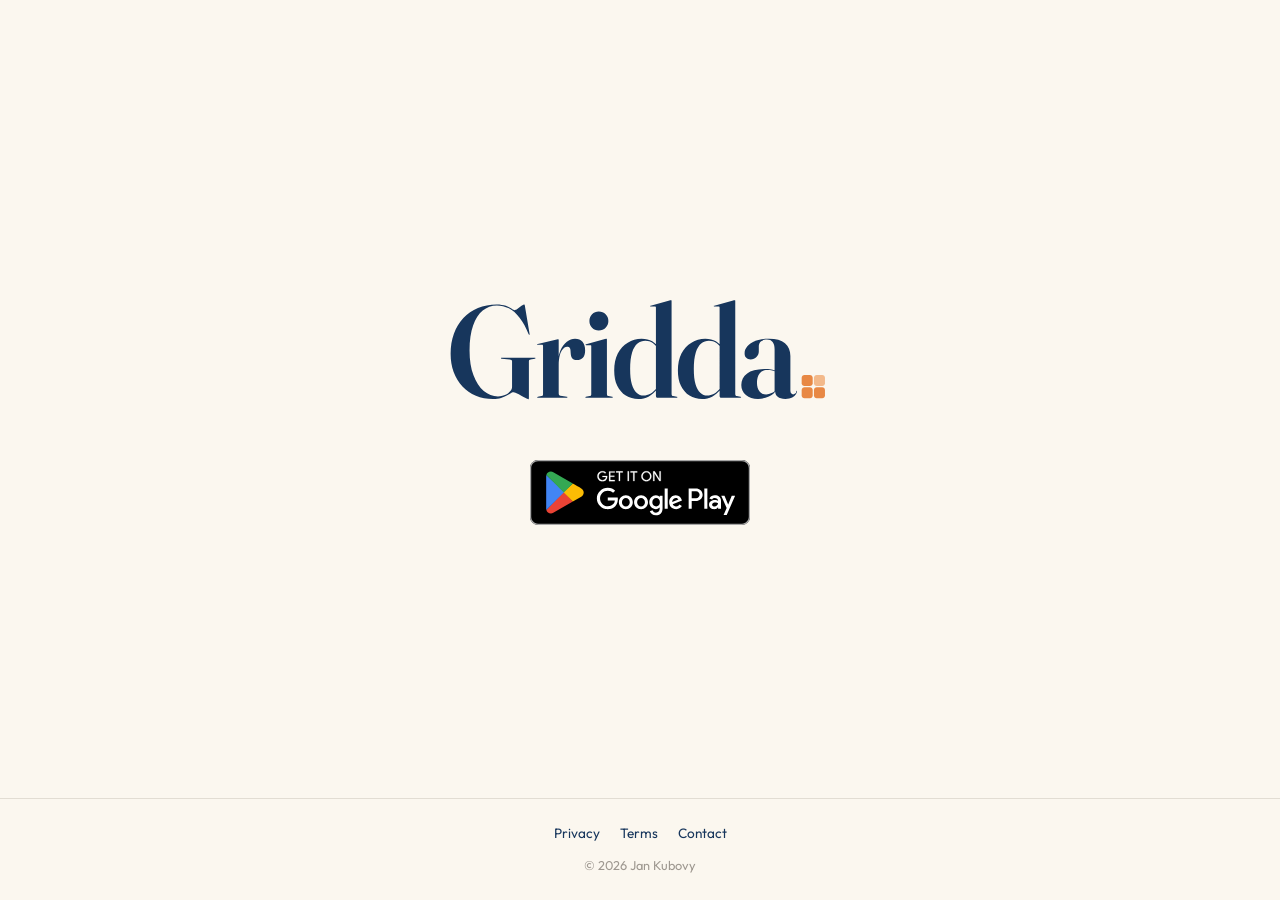
<file: index.html>
<!doctype html>
<html lang="en">
<head>
  <meta charset="utf-8">
  <title>Gridda — Nonogram puzles</title>
  <meta name="viewport" content="width=device-width,initial-scale=1">
  <meta name="theme-color" content="#FBF7EF">

  <meta property="og:title" content="Gridda">
  <meta property="og:type" content="website">
  <meta property="og:url" content="https://gridda.kubovy.net/">

  <link rel="icon" type="image/svg+xml" href="/assets/favicon.svg">
  <link rel="stylesheet" href="/assets/styles.css">
</head>
<body class="landing-minimal">
  <main>
    <img src="/assets/name.svg" alt="Gridda" class="wordmark">
    <a class="play-badge" href="https://play.google.com/store/apps/details?id=net.kubovy.gridda" aria-label="Get it on Google Play">
      <img src="/assets/google_play_badge.svg" alt="Get it on Google Play">
    </a>
  </main>

  <footer>
    <nav>
      <a href="/privacy.html">Privacy</a>
      <a href="/terms.html">Terms</a>
      <a href="mailto:gridda@kubovy.net">Contact</a>
    </nav>
    <p class="copyright">&copy; <span id="year"></span> Jan Kubovy</p>
  </footer>

  <script>document.getElementById("year").textContent = new Date().getFullYear();</script>
</body>
</html>
</file>
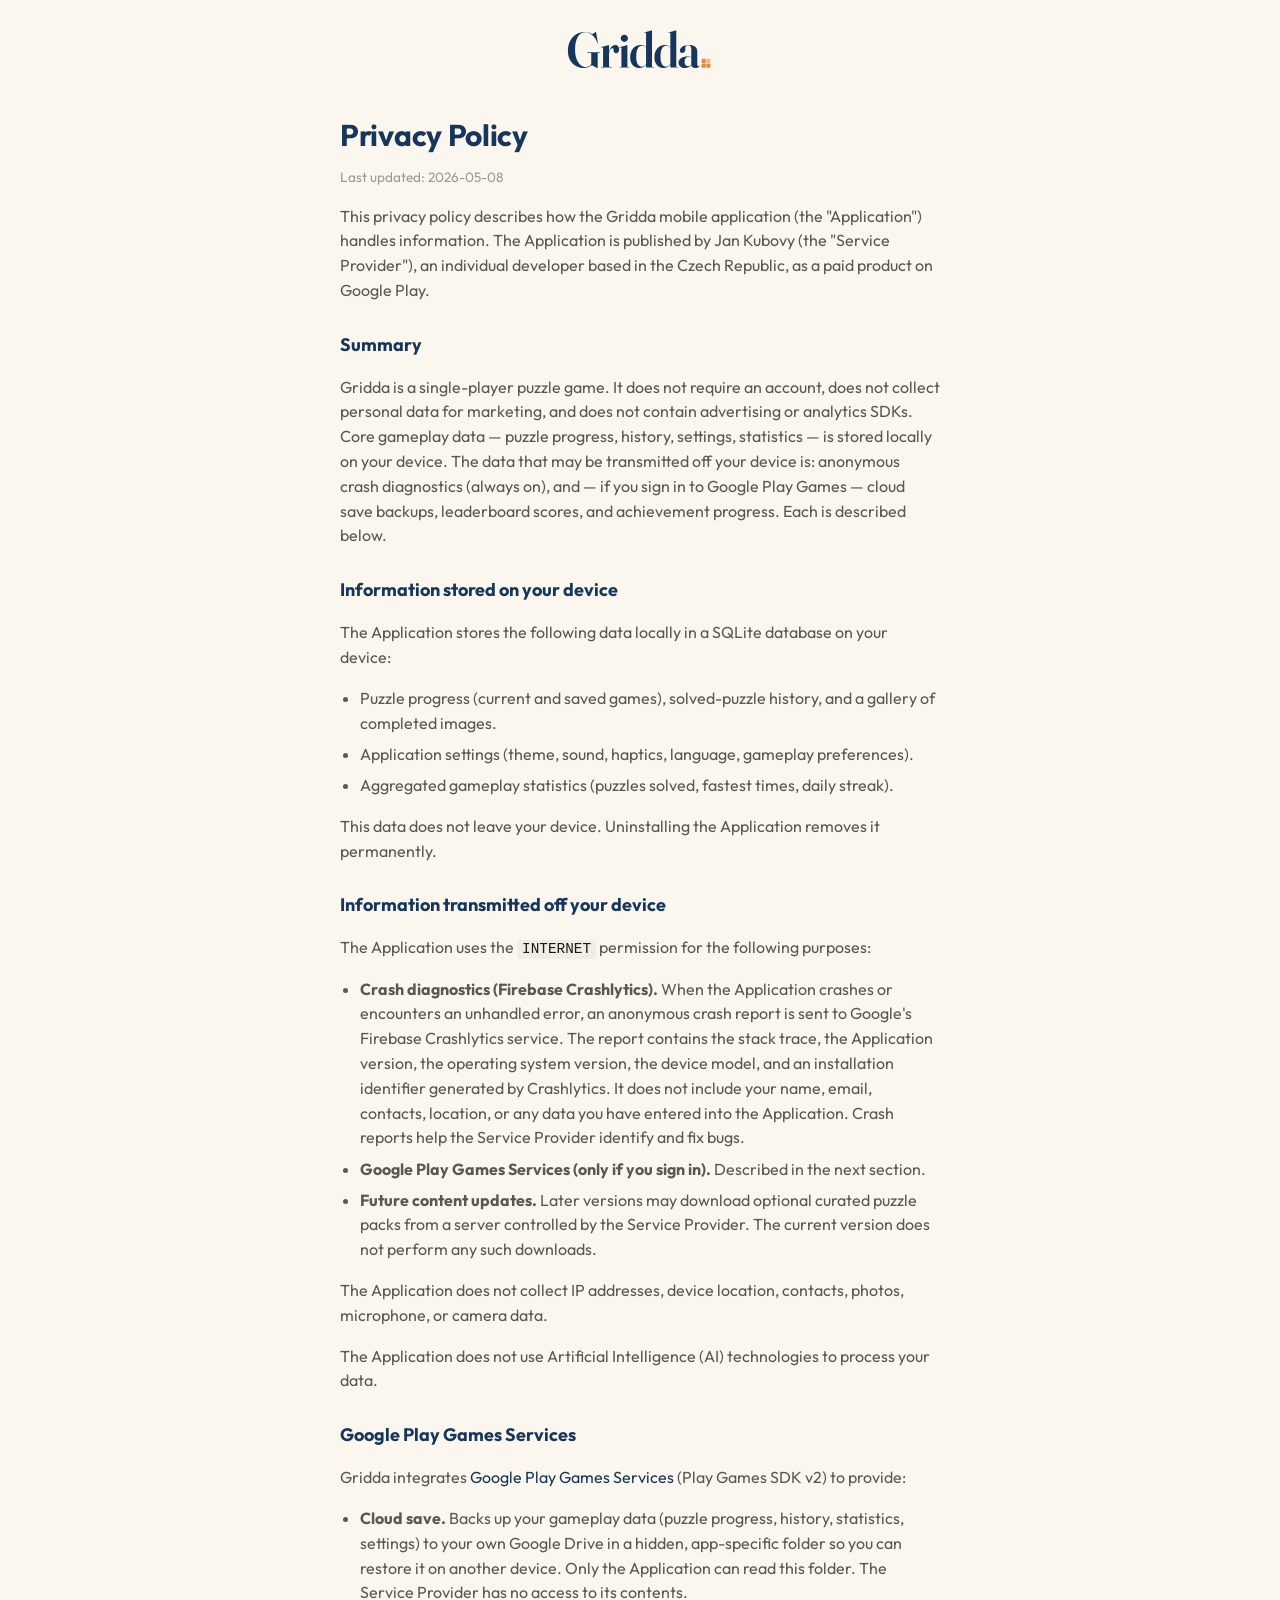
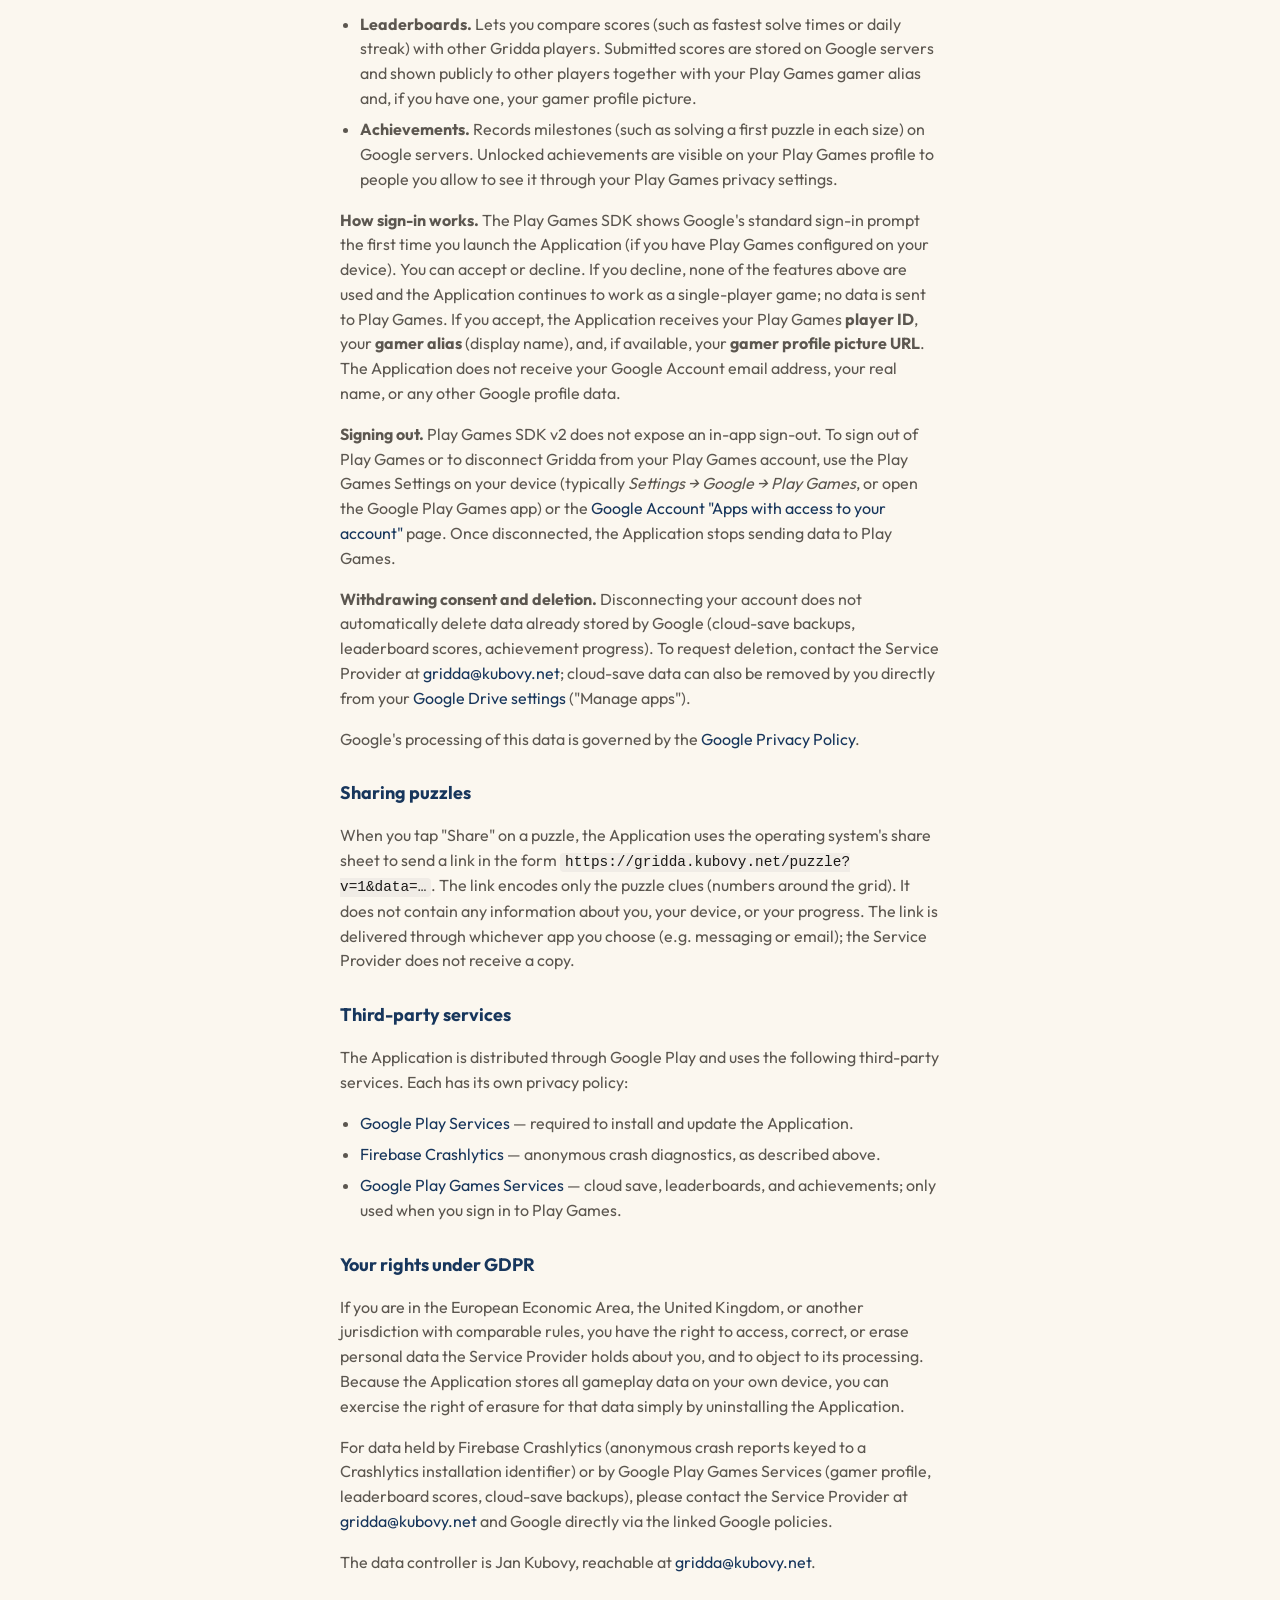
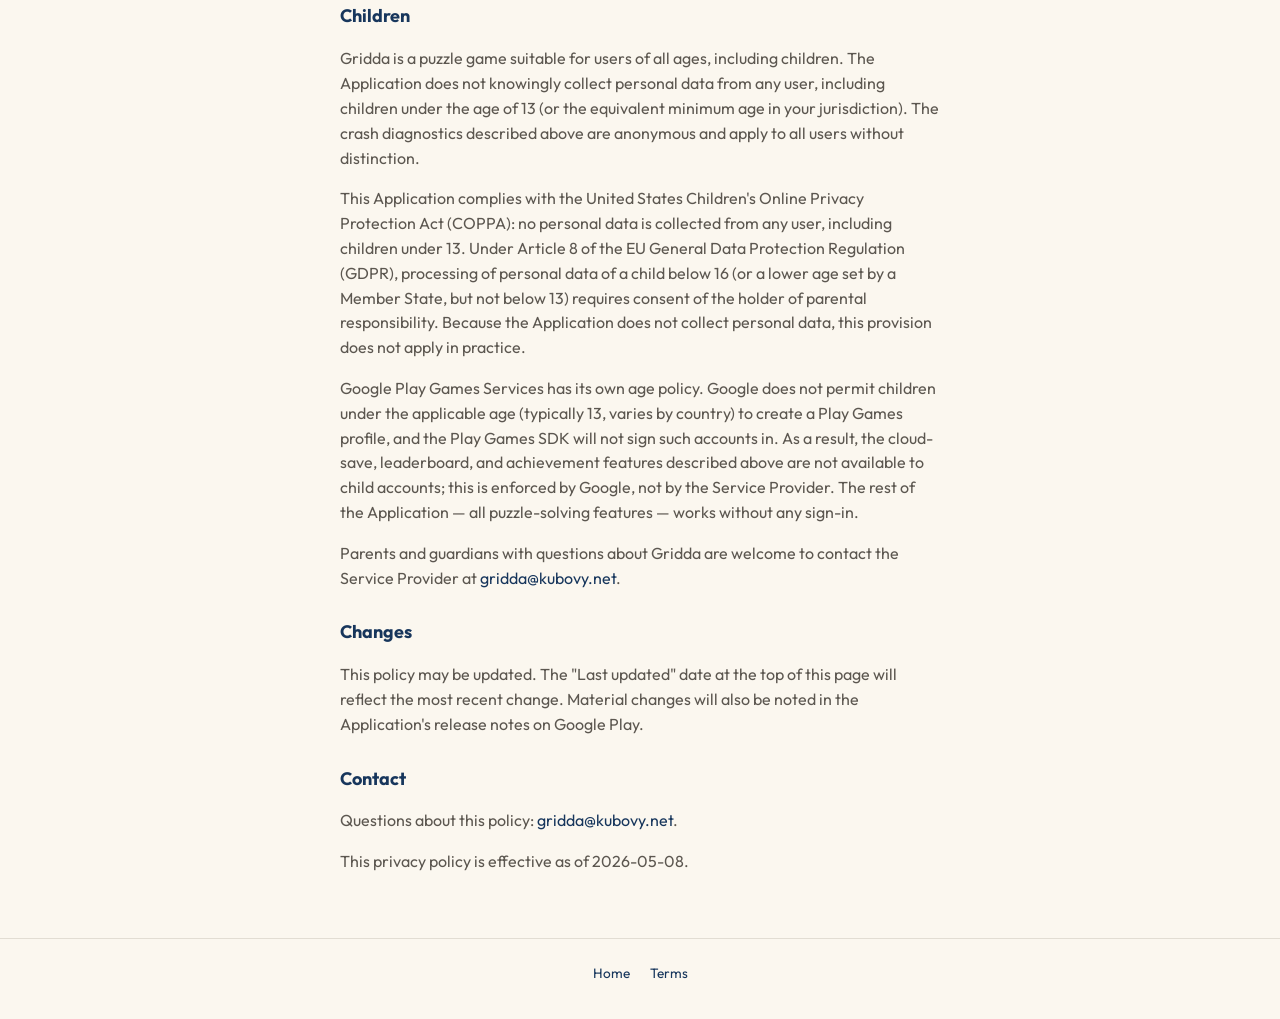
<file: privacy.html>
<!doctype html>
<html lang="en">
<head>
  <meta charset="utf-8">
  <title>Gridda - Privacy Policy</title>
  <meta name="viewport" content="width=device-width,initial-scale=1">
  <link rel="icon" type="image/svg+xml" href="/assets/favicon.svg">
  <link rel="stylesheet" href="/assets/styles.css">
</head>
<body class="legal">
  <header class="page-header">
    <a class="brand-link" href="/"><img src="/assets/name.svg" alt="Gridda" class="wordmark wordmark--sm"></a>
  </header>
  <main class="prose">
    <h1>Privacy Policy</h1>
    <p class="updated">Last updated: 2026-05-08</p>

    <p>This privacy policy describes how the Gridda mobile application (the "Application") handles information. The Application is published by Jan Kubovy (the "Service Provider"), an individual developer based in the Czech Republic, as a paid product on Google Play.</p>

    <strong>Summary</strong>
    <p>Gridda is a single-player puzzle game. It does not require an account, does not collect personal data for marketing, and does not contain advertising or analytics SDKs. Core gameplay data — puzzle progress, history, settings, statistics — is stored locally on your device. The data that may be transmitted off your device is: anonymous crash diagnostics (always on), and — if you sign in to Google Play Games — cloud save backups, leaderboard scores, and achievement progress. Each is described below.</p>

    <strong>Information stored on your device</strong>
    <p>The Application stores the following data locally in a SQLite database on your device:</p>
    <ul>
      <li>Puzzle progress (current and saved games), solved-puzzle history, and a gallery of completed images.</li>
      <li>Application settings (theme, sound, haptics, language, gameplay preferences).</li>
      <li>Aggregated gameplay statistics (puzzles solved, fastest times, daily streak).</li>
    </ul>
    <p>This data does not leave your device. Uninstalling the Application removes it permanently.</p>

    <strong>Information transmitted off your device</strong>
    <p>The Application uses the <code>INTERNET</code> permission for the following purposes:</p>
    <ul>
      <li><strong>Crash diagnostics (Firebase Crashlytics).</strong> When the Application crashes or encounters an unhandled error, an anonymous crash report is sent to Google's Firebase Crashlytics service. The report contains the stack trace, the Application version, the operating system version, the device model, and an installation identifier generated by Crashlytics. It does not include your name, email, contacts, location, or any data you have entered into the Application. Crash reports help the Service Provider identify and fix bugs.</li>
      <li><strong>Google Play Games Services (only if you sign in).</strong> Described in the next section.</li>
      <li><strong>Future content updates.</strong> Later versions may download optional curated puzzle packs from a server controlled by the Service Provider. The current version does not perform any such downloads.</li>
    </ul>
    <p>The Application does not collect IP addresses, device location, contacts, photos, microphone, or camera data.</p>
    <p>The Application does not use Artificial Intelligence (AI) technologies to process your data.</p>

    <strong>Google Play Games Services</strong>
    <p>Gridda integrates <a href="https://developers.google.com/games/services" target="_blank" rel="noopener noreferrer">Google Play Games Services</a> (Play Games SDK v2) to provide:</p>
    <ul>
      <li><strong>Cloud save.</strong> Backs up your gameplay data (puzzle progress, history, statistics, settings) to your own Google Drive in a hidden, app-specific folder so you can restore it on another device. Only the Application can read this folder. The Service Provider has no access to its contents.</li>
      <li><strong>Leaderboards.</strong> Lets you compare scores (such as fastest solve times or daily streak) with other Gridda players. Submitted scores are stored on Google servers and shown publicly to other players together with your Play Games gamer alias and, if you have one, your gamer profile picture.</li>
      <li><strong>Achievements.</strong> Records milestones (such as solving a first puzzle in each size) on Google servers. Unlocked achievements are visible on your Play Games profile to people you allow to see it through your Play Games privacy settings.</li>
    </ul>
    <p><strong>How sign-in works.</strong> The Play Games SDK shows Google's standard sign-in prompt the first time you launch the Application (if you have Play Games configured on your device). You can accept or decline. If you decline, none of the features above are used and the Application continues to work as a single-player game; no data is sent to Play Games. If you accept, the Application receives your Play Games <strong>player ID</strong>, your <strong>gamer alias</strong> (display name), and, if available, your <strong>gamer profile picture URL</strong>. The Application does not receive your Google Account email address, your real name, or any other Google profile data.</p>
    <p><strong>Signing out.</strong> Play Games SDK v2 does not expose an in-app sign-out. To sign out of Play Games or to disconnect Gridda from your Play Games account, use the Play Games Settings on your device (typically <em>Settings → Google → Play Games</em>, or open the Google Play Games app) or the <a href="https://myaccount.google.com/permissions" target="_blank" rel="noopener noreferrer">Google Account "Apps with access to your account"</a> page. Once disconnected, the Application stops sending data to Play Games.</p>
    <p><strong>Withdrawing consent and deletion.</strong> Disconnecting your account does not automatically delete data already stored by Google (cloud-save backups, leaderboard scores, achievement progress). To request deletion, contact the Service Provider at <a href="mailto:gridda@kubovy.net">gridda@kubovy.net</a>; cloud-save data can also be removed by you directly from your <a href="https://drive.google.com/drive/u/0/settings" target="_blank" rel="noopener noreferrer">Google Drive settings</a> ("Manage apps").</p>
    <p>Google's processing of this data is governed by the <a href="https://policies.google.com/privacy" target="_blank" rel="noopener noreferrer">Google Privacy Policy</a>.</p>

    <strong>Sharing puzzles</strong>
    <p>When you tap "Share" on a puzzle, the Application uses the operating system's share sheet to send a link in the form <code>https://gridda.kubovy.net/puzzle?v=1&amp;data=…</code>. The link encodes only the puzzle clues (numbers around the grid). It does not contain any information about you, your device, or your progress. The link is delivered through whichever app you choose (e.g. messaging or email); the Service Provider does not receive a copy.</p>

    <strong>Third-party services</strong>
    <p>The Application is distributed through Google Play and uses the following third-party services. Each has its own privacy policy:</p>
    <ul>
      <li><a href="https://www.google.com/policies/privacy/" target="_blank" rel="noopener noreferrer">Google Play Services</a> — required to install and update the Application.</li>
      <li><a href="https://firebase.google.com/support/privacy/" target="_blank" rel="noopener noreferrer">Firebase Crashlytics</a> — anonymous crash diagnostics, as described above.</li>
      <li><a href="https://policies.google.com/privacy" target="_blank" rel="noopener noreferrer">Google Play Games Services</a> — cloud save, leaderboards, and achievements; only used when you sign in to Play Games.</li>
    </ul>

    <strong>Your rights under GDPR</strong>
    <p>If you are in the European Economic Area, the United Kingdom, or another jurisdiction with comparable rules, you have the right to access, correct, or erase personal data the Service Provider holds about you, and to object to its processing. Because the Application stores all gameplay data on your own device, you can exercise the right of erasure for that data simply by uninstalling the Application.</p>
    <p>For data held by Firebase Crashlytics (anonymous crash reports keyed to a Crashlytics installation identifier) or by Google Play Games Services (gamer profile, leaderboard scores, cloud-save backups), please contact the Service Provider at <a href="mailto:gridda@kubovy.net">gridda@kubovy.net</a> and Google directly via the linked Google policies.</p>
    <p>The data controller is Jan Kubovy, reachable at <a href="mailto:gridda@kubovy.net">gridda@kubovy.net</a>.</p>

    <strong>Children</strong>
    <p>Gridda is a puzzle game suitable for users of all ages, including children. The Application does not knowingly collect personal data from any user, including children under the age of 13 (or the equivalent minimum age in your jurisdiction). The crash diagnostics described above are anonymous and apply to all users without distinction.</p>
    <p>This Application complies with the United States Children's Online Privacy Protection Act (COPPA): no personal data is collected from any user, including children under 13. Under Article 8 of the EU General Data Protection Regulation (GDPR), processing of personal data of a child below 16 (or a lower age set by a Member State, but not below 13) requires consent of the holder of parental responsibility. Because the Application does not collect personal data, this provision does not apply in practice.</p>
    <p>Google Play Games Services has its own age policy. Google does not permit children under the applicable age (typically 13, varies by country) to create a Play Games profile, and the Play Games SDK will not sign such accounts in. As a result, the cloud-save, leaderboard, and achievement features described above are not available to child accounts; this is enforced by Google, not by the Service Provider. The rest of the Application — all puzzle-solving features — works without any sign-in.</p>
    <p>Parents and guardians with questions about Gridda are welcome to contact the Service Provider at <a href="mailto:gridda@kubovy.net">gridda@kubovy.net</a>.</p>

    <strong>Changes</strong>
    <p>This policy may be updated. The "Last updated" date at the top of this page will reflect the most recent change. Material changes will also be noted in the Application's release notes on Google Play.</p>

    <strong>Contact</strong>
    <p>Questions about this policy: <a href="mailto:gridda@kubovy.net">gridda@kubovy.net</a>.</p>

    <p>This privacy policy is effective as of 2026-05-08.</p>
  </main>
  <footer>
    <nav>
      <a href="/">Home</a>
      <a href="/terms.html">Terms</a>
    </nav>
  </footer>
</body>
</html>
</file>
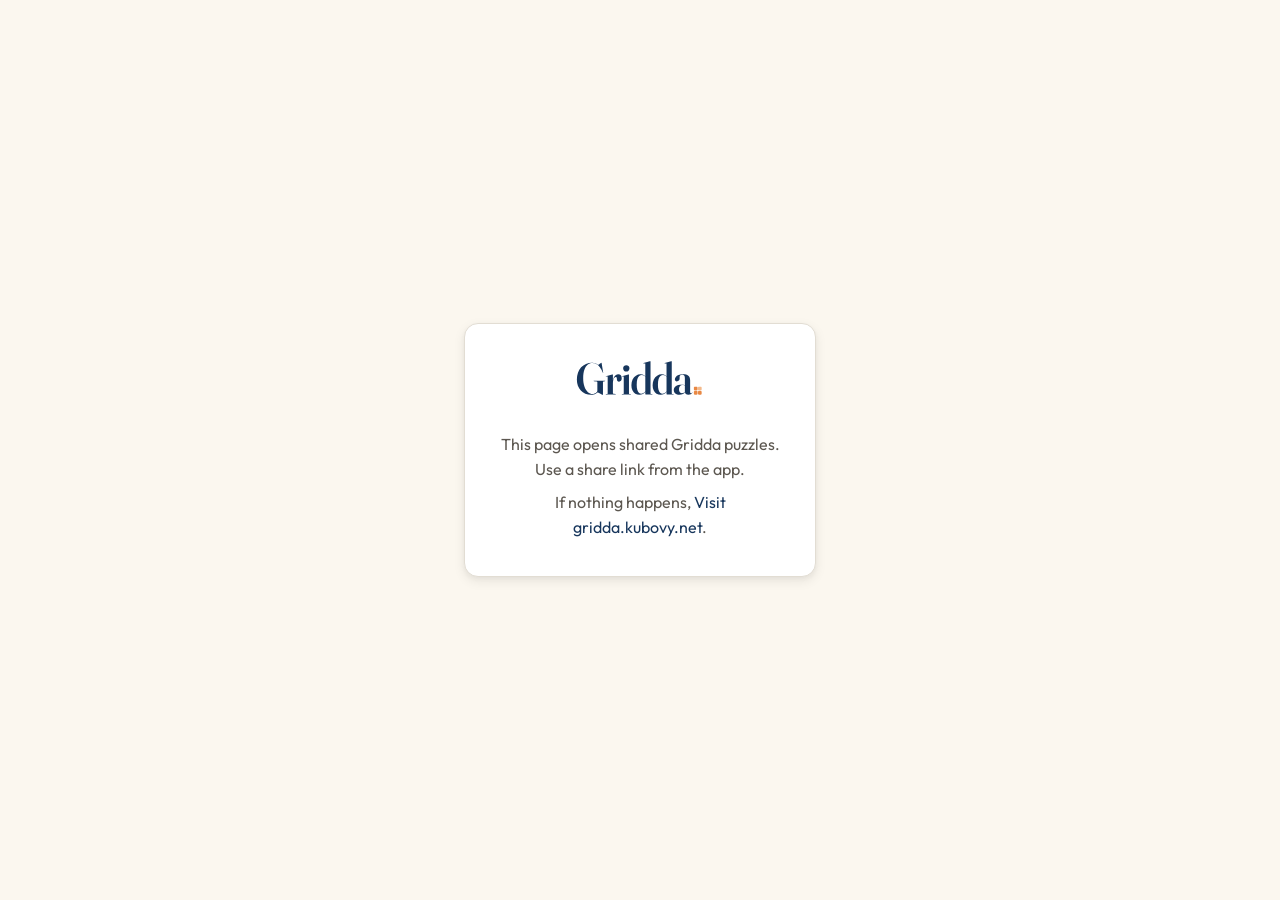
<file: puzzle.html>
<!doctype html>
<html lang="en">
<head>
  <meta charset="utf-8">
  <title>Gridda — Open puzzle</title>
  <meta name="viewport" content="width=device-width,initial-scale=1">
  <meta name="robots" content="noindex">
  <link rel="icon" type="image/svg+xml" href="/assets/favicon.svg">
  <link rel="stylesheet" href="/assets/styles.css">
</head>
<body class="puzzle-redirect">
  <main class="card">
    <a class="brand-link" href="/"><img src="/assets/name.svg" alt="Gridda" class="wordmark wordmark--sm"></a>
    <p id="status">Opening puzzle…</p>
    <p id="fallback" hidden>
      If nothing happens, <a id="play-link" href="https://play.google.com/store/apps/details?id=net.kubovy.gridda">install Gridda from Google Play</a>.
    </p>
  </main>
  <script>
    (function () {
      var PLAY = "https://play.google.com/store/apps/details?id=net.kubovy.gridda";
      var params = new URLSearchParams(location.search);
      var v = params.get("v");
      var data = params.get("data");
      var ua = navigator.userAgent || "";
      var isAndroid = /android/i.test(ua);

      // No payload → user landed here directly. Send them to the homepage.
      if (!data) {
        document.getElementById("status").textContent =
          "This page opens shared Gridda puzzles. Use a share link from the app.";
        var fb = document.getElementById("fallback");
        fb.hidden = false;
        fb.firstElementChild.textContent = "Visit gridda.kubovy.net";
        document.getElementById("play-link").href = "/";
        return;
      }

      if (!isAndroid) {
        location.replace(PLAY);
        return;
      }

      // Build an Android intent URI. App Links should intercept the original
      // https URL automatically when verified — this script is the fallback
      // for browsers that didn't hand off (e.g. in-app webviews that disable
      // App Links, or unverified installs).
      var query = "v=" + encodeURIComponent(v || "1") + "&data=" + encodeURIComponent(data);
      var intent = "intent://gridda.kubovy.net/puzzle?" + query +
        "#Intent;scheme=https;package=net.kubovy.gridda;" +
        "S.browser_fallback_url=" + encodeURIComponent(PLAY) + ";end";

      // Show the fallback after 1.5s in case the intent doesn't resolve.
      setTimeout(function () {
        document.getElementById("fallback").hidden = false;
      }, 1500);

      location.replace(intent);
    })();
  </script>
  <noscript>
    <p>JavaScript is required. <a href="https://play.google.com/store/apps/details?id=net.kubovy.gridda">Open Gridda on Google Play</a>.</p>
  </noscript>
</body>
</html>
</file>
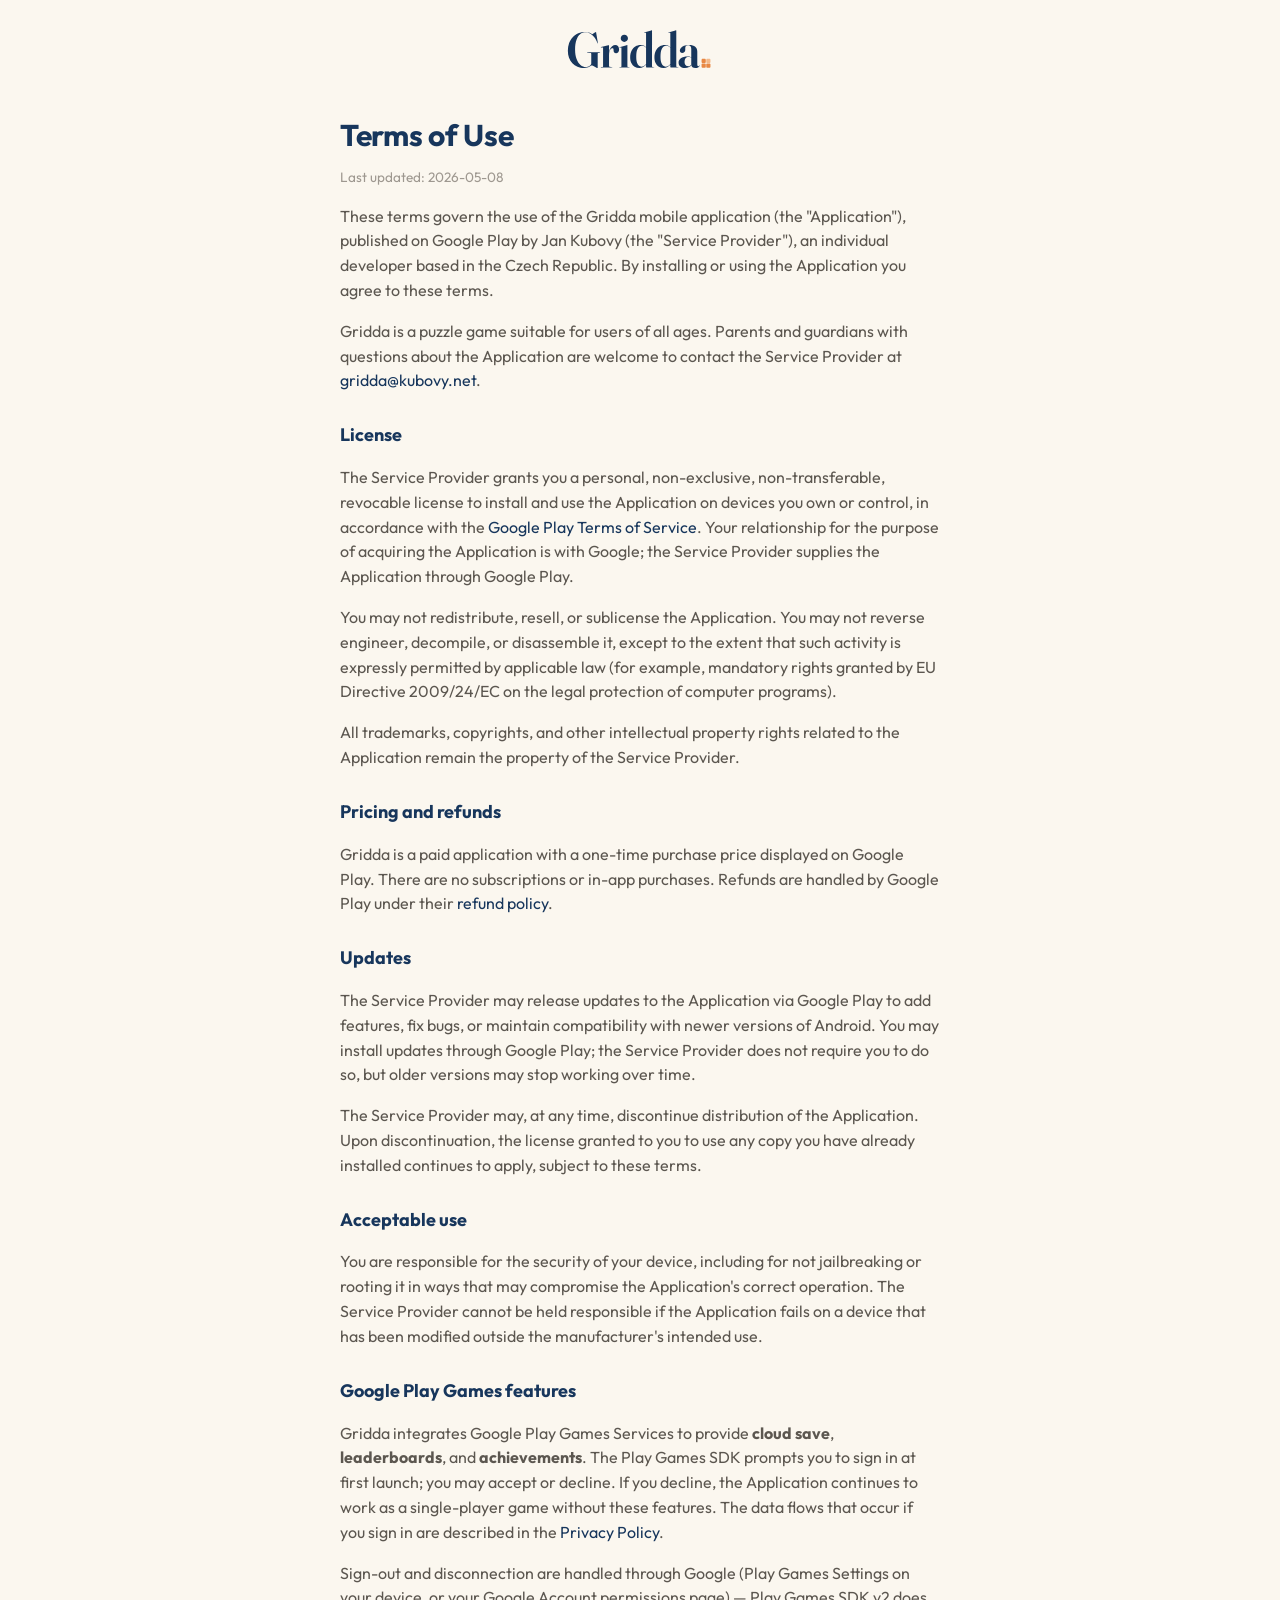
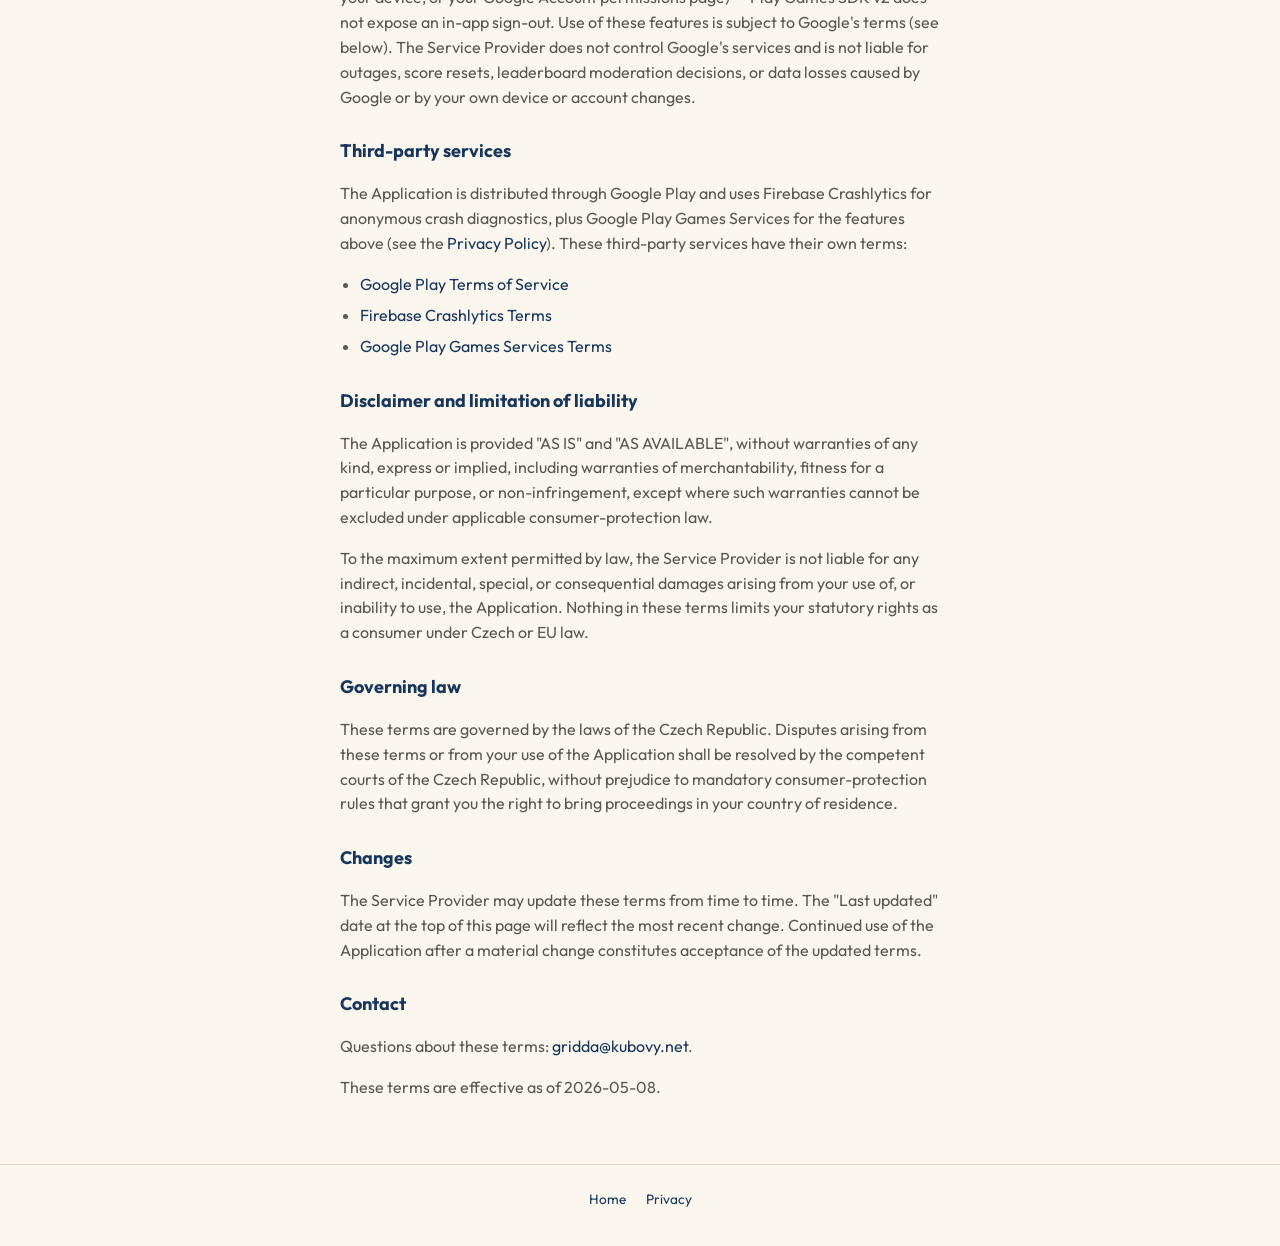
<file: terms.html>
<!doctype html>
<html lang="en">
<head>
  <meta charset="utf-8">
  <title>Gridda - Terms of Use</title>
  <meta name="viewport" content="width=device-width,initial-scale=1">
  <link rel="icon" type="image/svg+xml" href="/assets/favicon.svg">
  <link rel="stylesheet" href="/assets/styles.css">
</head>
<body class="legal">
  <header class="page-header">
    <a class="brand-link" href="/"><img src="/assets/name.svg" alt="Gridda" class="wordmark wordmark--sm"></a>
  </header>
  <main class="prose">
    <h1>Terms of Use</h1>
    <p class="updated">Last updated: 2026-05-08</p>

    <p>These terms govern the use of the Gridda mobile application (the "Application"), published on Google Play by Jan Kubovy (the "Service Provider"), an individual developer based in the Czech Republic. By installing or using the Application you agree to these terms.</p>
    <p>Gridda is a puzzle game suitable for users of all ages. Parents and guardians with questions about the Application are welcome to contact the Service Provider at <a href="mailto:gridda@kubovy.net">gridda@kubovy.net</a>.</p>

    <strong>License</strong>
    <p>The Service Provider grants you a personal, non-exclusive, non-transferable, revocable license to install and use the Application on devices you own or control, in accordance with the <a href="https://play.google.com/about/play-terms/" target="_blank" rel="noopener noreferrer">Google Play Terms of Service</a>. Your relationship for the purpose of acquiring the Application is with Google; the Service Provider supplies the Application through Google Play.</p>
    <p>You may not redistribute, resell, or sublicense the Application. You may not reverse engineer, decompile, or disassemble it, except to the extent that such activity is expressly permitted by applicable law (for example, mandatory rights granted by EU Directive 2009/24/EC on the legal protection of computer programs).</p>
    <p>All trademarks, copyrights, and other intellectual property rights related to the Application remain the property of the Service Provider.</p>

    <strong>Pricing and refunds</strong>
    <p>Gridda is a paid application with a one-time purchase price displayed on Google Play. There are no subscriptions or in-app purchases. Refunds are handled by Google Play under their <a href="https://support.google.com/googleplay/answer/2479637" target="_blank" rel="noopener noreferrer">refund policy</a>.</p>

    <strong>Updates</strong>
    <p>The Service Provider may release updates to the Application via Google Play to add features, fix bugs, or maintain compatibility with newer versions of Android. You may install updates through Google Play; the Service Provider does not require you to do so, but older versions may stop working over time.</p>
    <p>The Service Provider may, at any time, discontinue distribution of the Application. Upon discontinuation, the license granted to you to use any copy you have already installed continues to apply, subject to these terms.</p>

    <strong>Acceptable use</strong>
    <p>You are responsible for the security of your device, including for not jailbreaking or rooting it in ways that may compromise the Application's correct operation. The Service Provider cannot be held responsible if the Application fails on a device that has been modified outside the manufacturer's intended use.</p>

    <strong>Google Play Games features</strong>
    <p>Gridda integrates Google Play Games Services to provide <strong>cloud save</strong>, <strong>leaderboards</strong>, and <strong>achievements</strong>. The Play Games SDK prompts you to sign in at first launch; you may accept or decline. If you decline, the Application continues to work as a single-player game without these features. The data flows that occur if you sign in are described in the <a href="/privacy.html">Privacy Policy</a>.</p>
    <p>Sign-out and disconnection are handled through Google (Play Games Settings on your device, or your Google Account permissions page) — Play Games SDK v2 does not expose an in-app sign-out. Use of these features is subject to Google's terms (see below). The Service Provider does not control Google's services and is not liable for outages, score resets, leaderboard moderation decisions, or data losses caused by Google or by your own device or account changes.</p>

    <strong>Third-party services</strong>
    <p>The Application is distributed through Google Play and uses Firebase Crashlytics for anonymous crash diagnostics, plus Google Play Games Services for the features above (see the <a href="/privacy.html">Privacy Policy</a>). These third-party services have their own terms:</p>
    <ul>
      <li><a href="https://policies.google.com/terms" target="_blank" rel="noopener noreferrer">Google Play Terms of Service</a></li>
      <li><a href="https://firebase.google.com/terms/crashlytics" target="_blank" rel="noopener noreferrer">Firebase Crashlytics Terms</a></li>
      <li><a href="https://developers.google.com/games/services/terms" target="_blank" rel="noopener noreferrer">Google Play Games Services Terms</a></li>
    </ul>

    <strong>Disclaimer and limitation of liability</strong>
    <p>The Application is provided "AS IS" and "AS AVAILABLE", without warranties of any kind, express or implied, including warranties of merchantability, fitness for a particular purpose, or non-infringement, except where such warranties cannot be excluded under applicable consumer-protection law.</p>
    <p>To the maximum extent permitted by law, the Service Provider is not liable for any indirect, incidental, special, or consequential damages arising from your use of, or inability to use, the Application. Nothing in these terms limits your statutory rights as a consumer under Czech or EU law.</p>

    <strong>Governing law</strong>
    <p>These terms are governed by the laws of the Czech Republic. Disputes arising from these terms or from your use of the Application shall be resolved by the competent courts of the Czech Republic, without prejudice to mandatory consumer-protection rules that grant you the right to bring proceedings in your country of residence.</p>

    <strong>Changes</strong>
    <p>The Service Provider may update these terms from time to time. The "Last updated" date at the top of this page will reflect the most recent change. Continued use of the Application after a material change constitutes acceptance of the updated terms.</p>

    <strong>Contact</strong>
    <p>Questions about these terms: <a href="mailto:gridda@kubovy.net">gridda@kubovy.net</a>.</p>

    <p>These terms are effective as of 2026-05-08.</p>
  </main>
  <footer>
    <nav>
      <a href="/">Home</a>
      <a href="/privacy.html">Privacy</a>
    </nav>
  </footer>
</body>
</html>
</file>
<file: assets/styles.css>
/* Gridda landing — light theme only */

@import url('https://fonts.googleapis.com/css2?family=Outfit:wght@400;500;600;700&display=swap');

:root {
  color-scheme: light;

  --color-bg: #FBF7EF;
  --color-surface: #FFFFFF;
  --color-surface-alt: #F0ECE6;
  --color-primary: #17365C;          /* headings + links */
  --color-primary-hover: #0F2640;
  --color-text: #1A1816;             /* body text — near black */
  --color-text-secondary: #5C5750;
  --color-text-muted: #9E9890;
  --color-border: #E2DDD3;

  --shadow-sm: 0 1px 3px rgba(26, 24, 22, 0.06), 0 1px 2px rgba(26, 24, 22, 0.04);
  --shadow-md: 0 4px 12px rgba(26, 24, 22, 0.08), 0 2px 4px rgba(26, 24, 22, 0.04);
  --shadow-lg: 0 8px 24px rgba(26, 24, 22, 0.10), 0 4px 8px rgba(26, 24, 22, 0.04);

  --font-sans: 'Outfit', system-ui, -apple-system, sans-serif;
}

* { box-sizing: border-box; }

html, body {
  margin: 0;
  padding: 0;
  background: var(--color-bg);
  color: var(--color-text);
  font-family: var(--font-sans);
  font-size: 16px;
  line-height: 1.55;
  -webkit-font-smoothing: antialiased;
  -webkit-tap-highlight-color: transparent;
}

a {
  color: var(--color-primary);
  text-decoration: none;
  transition: color 150ms ease-out;
}
a:hover { color: var(--color-primary-hover); text-decoration: underline; }

.page-header {
  padding: 1.25rem;
  display: flex;
  align-items: center;
  justify-content: center;
}


/* ---- Landing (minimal: wordmark + Play badge) ---- */

.landing-minimal {
  min-height: 100vh;
  display: flex;
  flex-direction: column;
}

.landing-minimal main {
  flex: 1;
  display: flex;
  flex-direction: column;
  align-items: center;
  justify-content: center;
  gap: 2.5rem;
  padding: 2rem 1.25rem;
  text-align: center;
}

.wordmark {
  width: min(420px, 80vw);
  height: auto;
  display: block;
}
.wordmark--sm {
  width: min(160px, 50vw);
}
.brand-link {
  display: inline-block;
  line-height: 0;
}
.brand-link:hover { text-decoration: none; opacity: 0.85; }

.play-badge {
  display: inline-block;
  line-height: 0;
  transition: transform 150ms ease-out, filter 150ms ease-out;
}
.play-badge img {
  width: min(220px, 60vw);
  height: auto;
  display: block;
}
.play-badge:hover {
  text-decoration: none;
  transform: translateY(-1px);
  filter: brightness(1.05);
}
.play-badge:active { transform: scale(0.97); }

footer {
  border-top: 1px solid var(--color-border);
  padding: 1.5rem 1.25rem;
  text-align: center;
  font-size: 0.85rem;
  color: var(--color-text-secondary);
}
footer nav {
  display: flex;
  gap: 1.25rem;
  justify-content: center;
  flex-wrap: wrap;
  margin-bottom: 0.75rem;
}
.copyright { margin: 0; color: var(--color-text-muted); font-size: 0.8rem; }

/* ---- Puzzle redirect ---- */

.puzzle-redirect {
  min-height: 100vh;
  display: flex;
  align-items: center;
  justify-content: center;
  padding: 1.25rem;
}

.card {
  background: var(--color-surface);
  border: 1.5px solid var(--color-border);
  border-radius: 14px;
  padding: 1.75rem;
  box-shadow: var(--shadow-md);
  text-align: center;
  max-width: 22rem;
  width: 100%;
}
.card .brand-link { display: inline-block; margin-bottom: 1rem; }
.card .wordmark--sm { width: min(140px, 60vw); margin: 0 auto; }
.card p { margin: 0.5rem 0; color: var(--color-text-secondary); }

/* ---- Legal / 404 ---- */

.legal main.prose {
  max-width: 640px;
  margin: 0 auto;
  padding: 1rem 1.25rem 3rem;
}

.prose h1,
.prose h2 {
  font-weight: 700;
  color: var(--color-primary);
  letter-spacing: -0.01em;
}
.prose h1 {
  font-size: 1.875rem;
  margin: 0 0 0.5rem;
}
.prose h2 {
  font-size: 1.25rem;
  margin: 2rem 0 0.5rem;
}
.prose > strong {
  display: block;
  font-weight: 700;
  color: var(--color-primary);
  font-size: 1.125rem;
  margin: 1.75rem 0 0.5rem;
}
.prose .updated { color: var(--color-text-muted); font-size: 0.85rem; margin-top: 0; }
.prose ul { padding-left: 1.25rem; }
.prose li { margin-bottom: 0.4rem; color: var(--color-text-secondary); }
.prose p { color: var(--color-text-secondary); }
.prose hr {
  border: none;
  border-top: 1px solid var(--color-border);
  margin: 2rem 0;
}
.prose code {
  font-family: ui-monospace, SFMono-Regular, Menlo, monospace;
  background: var(--color-surface-alt);
  padding: 0.1em 0.35em;
  border-radius: 4px;
  font-size: 0.9em;
  color: var(--color-text);
}
</file>
